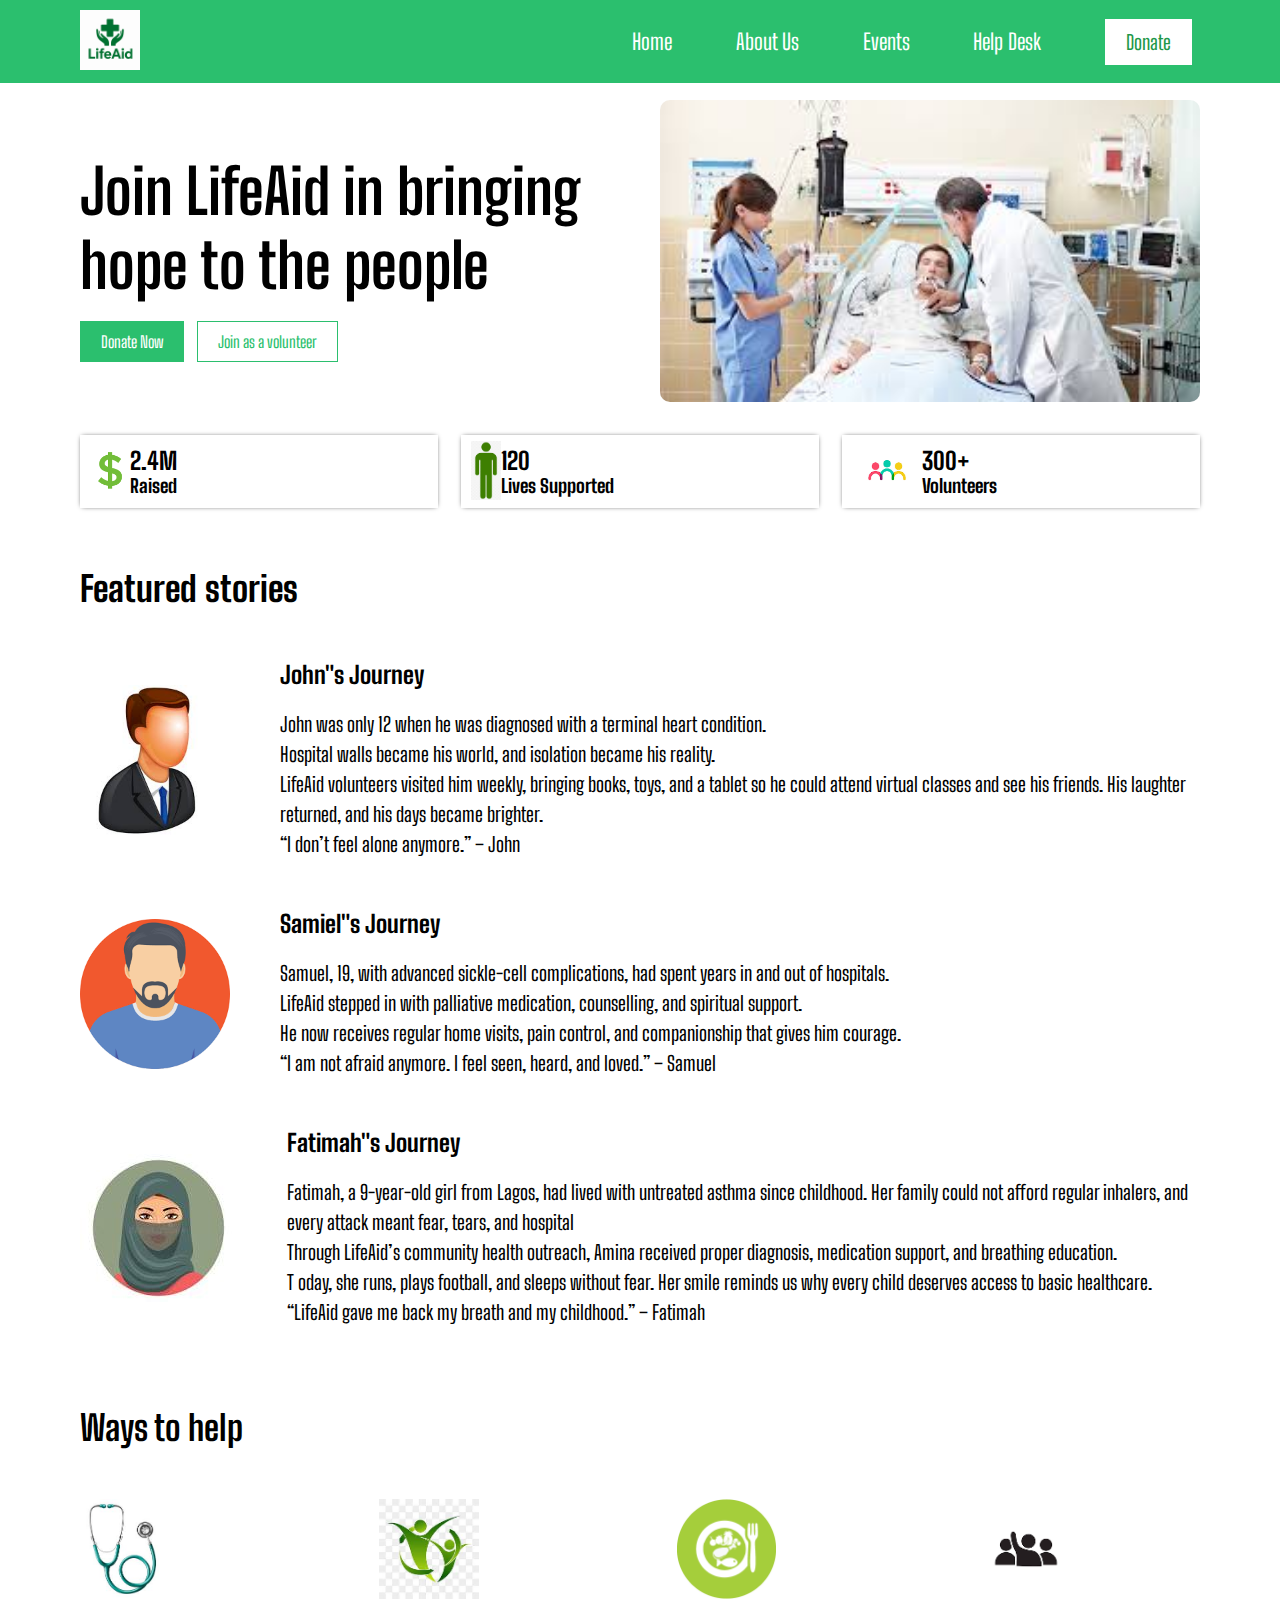
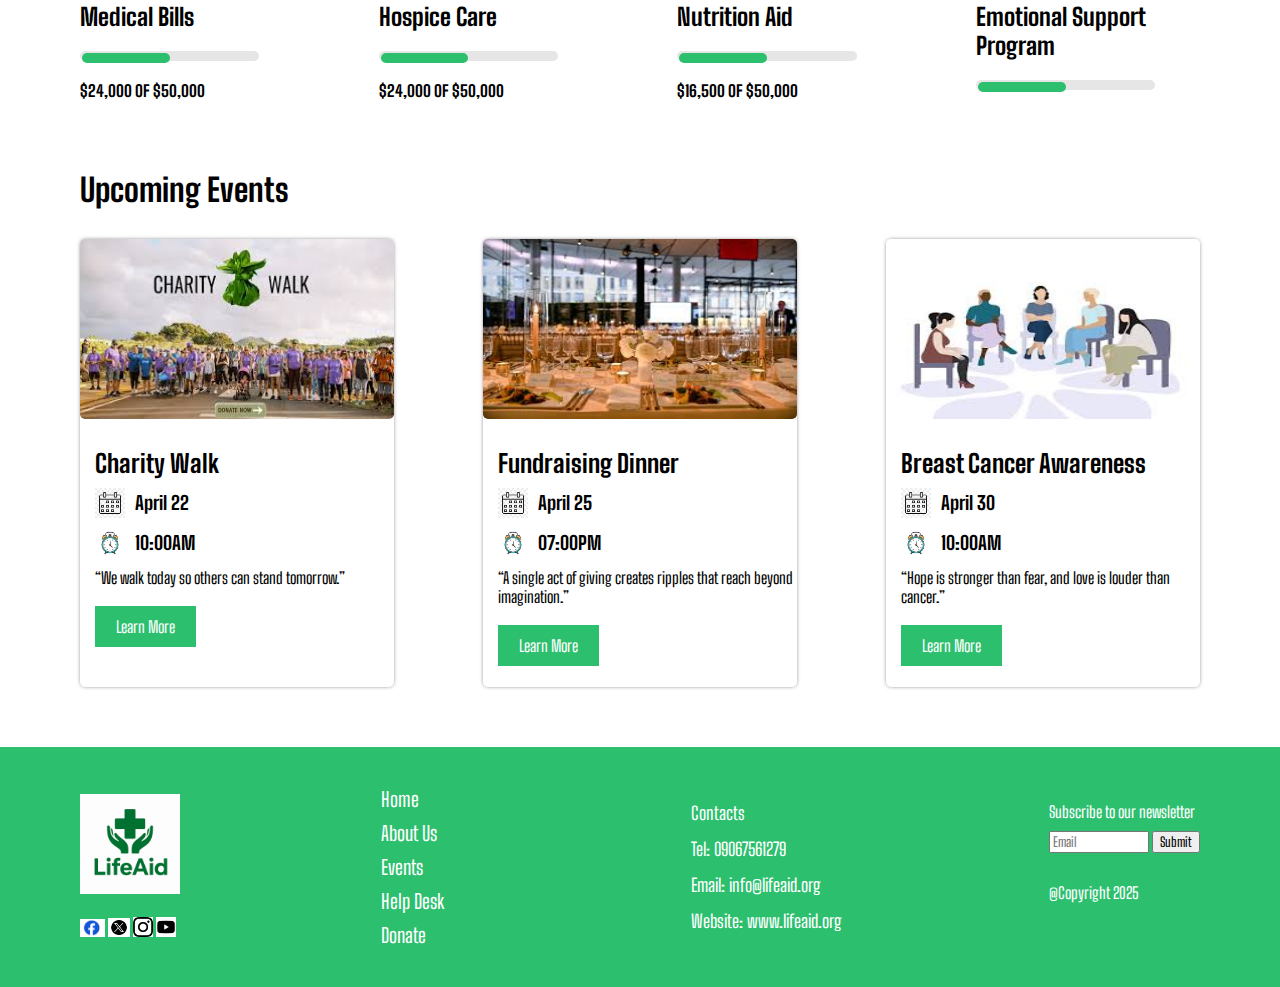
<file: index.html>
<!DOCTYPE html>
<html lang="en">
<head>
    <meta charset="UTF-8">
    <meta name="viewport" content="width=device-width, initial-scale=1.0">
    <link rel="stylesheet" href="style.css">
    <link rel="icon" type="image/png" sizes="32x32" href="../homepage/images/favicon-32x32.png">
    <title>LifeAid Website</title>
</head>
<body>
    <header >
        <div id="logo3">
        <img src="./images/LifeAid Healthcare Logo Design.png" alt="LifeAid Logo" width="60px" >
        </div>
        
        <nav id="navlink" class="navlink" >
            <a href="./index.html">Home</a>
            <a href="./about/index.html">About Us</a>
            <a href="./events/index.html">Events</a>
            <a href="./helpdesk/index.html">Help Desk</a>
            <a href="./donate/index.html" id="Sign">Donate</a>
        </nav>

        <div id="toggle" class="toggle">
            <img id="hamburger" class="hamburger" src="./images/hamburger.png" alt="hamburger" width="20px">
        </div>
    </header>

    <main>
        <section class="first">
            <div class="up">
                <div class="left">
                    <h1 id="join">Join LifeAid in bringing hope to the people</h1>
                    <div id="don">
                        
                        <a href="" class="donate">Donate Now</a>
                        <a href="" class="donate1">Join as a volunteer</a>
                          
                    </div>
                </div>

                <div class="right">
                    <img src="./images/illness.jpg" alt="image of an ill person" id="ill">
                </div>
            </div>

            <div class="bottom">
                <div class="box">
                    <div>
                        <img src="./images/dollar.png" alt="dollar icon" width="40px">
                       </div>
                    <div>
                        <h2> 2.4M</h2>
                        <h3>Raised</h3>
                    </div>
                </div>
                <div class="box">
                    <div><img src="./images/raised.png" alt="" width="30px"></div>
                    <div>
                        <h2>120</h2>
                        <h3>Lives Supported</h3>
                    </div>
                </div>
                <div class="box">
                    <div>
                        <img src="./images/volunteer.png" alt="volunteer icon" width="70px">
                    </div>
                    <div>
                        <h2>300+</h2>
                        <h3>Volunteers</h3></div>
                </div>
            </div>
        </section>
        <section class="second">
            <h1 id="featured">Featured stories</h1>
            <div>
            <div class="john">
                <img src="./images/john11.jpg" alt="john icon" width="150px">
                <div>
                   <h2> John"s Journey</h2>
                   <p class="story">
                    John was only 12 when he was diagnosed with a terminal heart condition. <br>
                    Hospital walls became his world, and isolation became his reality.
                   <br>
                    LifeAid volunteers visited him weekly, bringing books, toys, and a tablet so he could attend virtual classes and see his friends.
                    His laughter returned, and his days became brighter.
                    <br>
                    “I don’t feel alone anymore.” – John
                   </p>
                </div>

            </div>

            <div class="john">
                <img src="./images/coo.png" alt=" samuel icon" width="150px">

                <div >
                    <h2> Samiel"s Journey</h2>
               <p class="story"> Samuel, 19, with advanced sickle-cell complications, had spent years in and out of hospitals. <br>
                LifeAid stepped in with palliative medication, counselling, and spiritual support.
                <br>
                He now receives regular home visits, pain control, and companionship that gives him courage.
                <br>
            “I am not afraid anymore. I feel seen, heard, and loved.” – Samuel</p>
                </div>
            </div>
           
            <div class="john">

            <img src="./images/fatimah.jpg" alt="fatimah">

            <div>
                <h2> Fatimah"s Journey</h2>

                <p class="story">Fatimah, a 9-year-old girl from Lagos, had lived with untreated asthma since childhood. Her family could not afford regular inhalers, and every attack meant fear, tears, and hospital  <br>
                Through LifeAid’s community health outreach, Amina received proper diagnosis, medication support, and breathing education.
                    <br>
T               oday, she runs, plays football, and sleeps without fear.
                Her smile reminds us why every child deserves access to basic healthcare.
                    <br>
                “LifeAid gave me back my breath and my childhood.” – Fatimah</p>
            </div>
            </div>

            </div>
        </section>
        <section class="third">
            <h1 id="ways">Ways to help</h1>
            <div class="box1">
            <div class="medical">
                <img src="./images/sthetoscope.jpg" alt="sthetoscope omage" class="help">
                <h2>Medical Bills</h2>
                <div class="white">
                    <div class="green"></div>
                </div>
                <h4>$24,000 OF $50,000</h4>
            </div>
            <div class="medical">
                <img src="./images/hospice.jpg" alt="hospice icon" class="help">
                <h2>Hospice Care</h2>
                <div class="white">
                    <div class="green"></div>
                </div>
                <h4>$24,000 OF $50,000</h4>
            </div>
            <div class="medical">
                <img src="./images/nutrition.png" alt="nutrition icon" class="help">
                <h2>Nutrition Aid</h2>
                <div class="white">
                    <div class="green"></div>
                </div>
                <h4>$16,500 OF $50,000</h4>
            </div>
            <div class="medical">
                <img src="./images/people1.png" alt="people icon" class="help">
                <h2>Emotional Support Program</h2>
                <div class="white">
                    <div class="green"></div>
                </div>
            </div>
        </div>
        </section>
        <section class="fourth">
            <h1>Upcoming Events</h1>
            <div class="events">
            <div class="event">
                <img src="./images/charity walk.jpg" alt="charity walk image" class="img1">
            <div class="down">
                <h2 class="charity">Charity Walk</h2>
                <div class="cal">
                    <img src="./images/cal1.png" alt="calculator icon"  width="30px">
                    <h3>April 22</h3>
                </div>
                <div class="clock">
                    <img src="./images/clock.jpg"alt="clock icon"  width="30px">
                    <h3>10:00AM</h3>
                </div>
                <p id="quote">“We walk today so others can stand tomorrow.” </p>
                <a href="./events/events.html" id="learn">Learn More</a>
            </div>
            </div>
            <div class="event">
                <img src="./images/dinner.jpg" alt="dinner image" class="img1">
            <div class="down">
                <h2 class="charity">Fundraising Dinner</h2>
                <div class="cal">
                    <img src="./images/cal1.png" alt="calculator icon"  width="30px">
                    <h3>April 25</h3>
                </div>
                <div class="clock">
                    <img src="./images/clock.jpg" alt="clock icon" width="30px">
                    <h3>07:00PM</h3>
                </div>
                <p id="quote"> “A single act of giving creates ripples that reach beyond imagination.”</p>
                <a href="./events/events.html" id="learn">Learn More</a>
            </div>
            </div>
            <div class="event">
                <img src="./images/therapy.jpg" alt="therapy image" class="img1">
                <div class="down">
                <h2 class="charity">Breast Cancer Awareness</h2>
                <div class="cal">
                    <img src="./images/cal1.png" alt="calculator icon" width="30px">
                    <h3>April 30</h3>
                </div>
                <div class="clock">
                    <img src="./images/clock.jpg" alt="clock icon" width="30px">
                    <h3>10:00AM</h3>
                </div>
                <p id="quote"> “Hope is stronger than fear, and love is louder than cancer.” </p>
                <a href="./events/events.html" id="learn">Learn More</a>
            </div>
            </div>
            </div>
        </div>
        </section>
    </main>
    <footer>
        <div>
        <div>
        <img src="./images/LifeAid Healthcare Logo Design.png" alt="LifeAid Logo" width="100px">
        </div>

         <div style="margin-top: 20px;">
            <img src="./images/facebook.png" alt="facebook icon" width="25px">
            <img src="./images/twitter.png" alt="twitter icon" width="22px">
            <img src="./images/instagram.png" alt="instagram icon" width="20px">
            <img src="./images/youtube.png" alt="youtube icon" width="20px">
        </div>
        </div>

        <div class="links" >
            <a href="./index.html">Home</a>
            <a href="./about/index.html">About Us</a>
            <a href="./events/index.html">Events</a>
            <a href="./helpdesk/index.html">Help Desk</a>
            <a href="./donate/index.html">Donate</a>
        </div>

        <div class="contact">
            <ul>
                <li>Contacts</li>
                <li>Tel: 09067561279</li>
                <li>Email: info@lifeaid.org</li>
                <li>Website: www.lifeaid.org </li>
            </ul>
        </div>

    

        <div class="subscribe">
            <div>
            <p id="news">Subscribe to our newsletter</p>
        <form action="">
            <input type="email" id="email" placeholder="Email">
            <input type="submit">
        </form>
            </div>
                <p>@Copyright 2025 </p>
            <div>
                
            </div>
        </div>
    </footer>

    <script>
        const navlink = document.getElementById("navlink");
        const toggle = document.getElementById("toggle");

        const closeMenu = () => {
            navlink.classList.remove("open");
            toggle.setAttribute("aria-expanded", "false");
        };

        toggle.addEventListener("click", () => {
           const isOpen = navlink.classList.toggle("show");
           toggle.setAttribute("aria-expanded", String(isOpen));
        });

        navlink.querySelectorAll("a").forEach(link => {
            link.addEventListener("click", closeMenu);
        });
    </script>
</body>
</html>
</file>
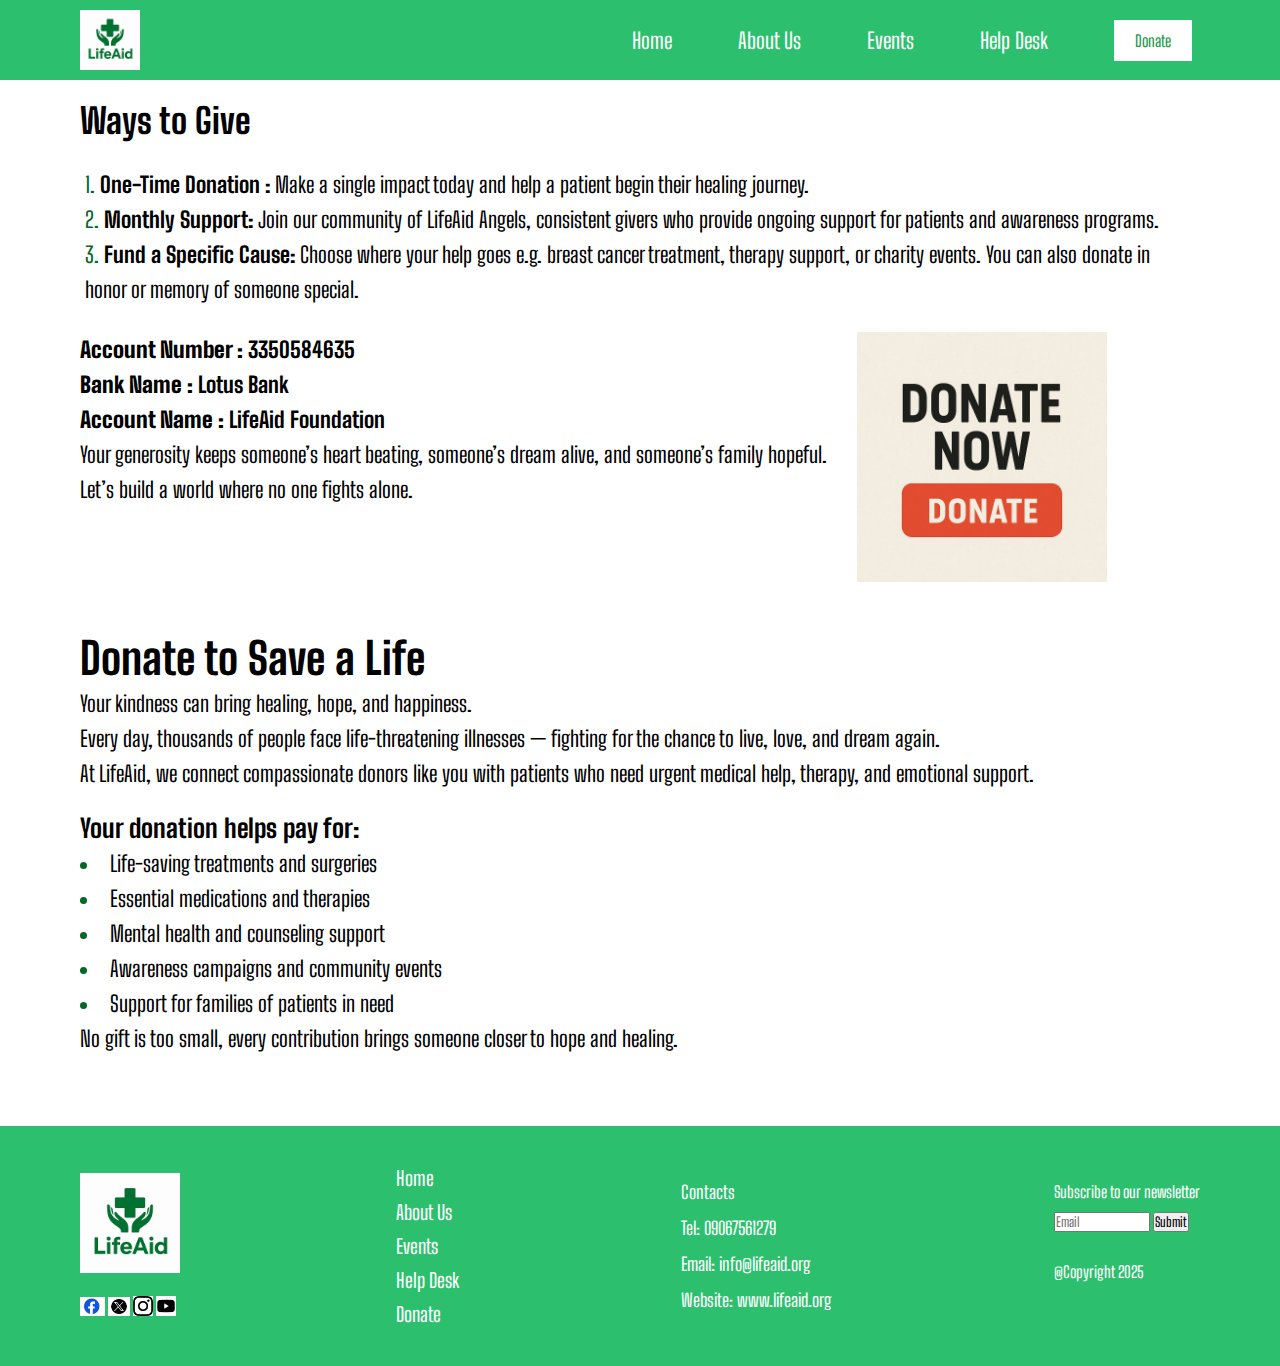
<file: donate/index.html>
<!DOCTYPE html>
<html lang="en">
<head>
    <meta charset="UTF-8">
    <meta name="viewport" content="width=device-width, initial-scale=1.0">
    <link rel="stylesheet" href="./donate.css">
    <link rel="icon" type="image/png" sizes="32x32" href="../images/favicon-32x32.png">
    <title>Donate</title>
</head>
<body>
    <header>
        <img src="../images/LifeAid Healthcare Logo Design.png" alt="LifeAid Logo" width="60px">
        <nav id="navlink" class="navlink">
            <a href="../index.html">Home</a>
            <a href="../about/index.html">About Us</a>
            <a href="../events/index.html">Events</a>
            <a href="../helpdesk/index.html">Help Desk</a>
           <a href="./index.html" id="Sign">Donate</a>
          
        </nav>

        <div id="toggle" class="toggle">
            <img id="hamburger" class="hamburger" src="../images/hamburger.png" alt="hamburger" width="20px">
        </div>
    </header>    
    <main>
        
   
     <section class="second">
        <div id="donate">
        <h1>Donate to Save a Life</h1>
        <p>Your kindness can bring healing, hope, and happiness. <br>
        Every day, thousands of people face life-threatening illnesses — fighting for the chance to live, love, and dream again. <br>
        At LifeAid, we connect compassionate donors like you with patients who need urgent medical help, therapy, and emotional support.</p>
        
            </div>

        <div id="your">
        <h3>Your donation helps pay for:</h3>
            <ul>
        <li> Life-saving treatments and surgeries</li>
        <li> Essential medications and therapies</li>
        <li> Mental health and counseling support</li>
        <li> Awareness campaigns and community events</li>
        <li>Support for families of patients in need</li>
                </ul>
        <p>No gift is too small, every contribution brings someone closer to hope and healing.</p>

       
        </div>
    </section>

    <section class="first">
    <div class="ways">
    <h1> Ways to Give</h1>
    
    <ol>
        <li> <b>One-Time Donation : </b>
        Make a single impact today and help a patient begin their healing journey.</li>
        <li><b>Monthly Support:</b>
        Join our community of LifeAid Angels, consistent givers who provide ongoing support for patients and awareness programs.</li> 
        <li> <b>Fund a Specific Cause:</b>
        Choose where your help goes e.g. breast cancer treatment, therapy support, or charity events.
        You can also donate in honor or memory of someone special.</li> 
    </ol>
    </div>

    <div class="account">
        <div>
    <h4><b>Account Number :</b> 3350584635</h4>
    <h4><b>Bank Name :</b> Lotus Bank</h4>
    <h4><b>Account Name :</b> LifeAid Foundation</h4>
   
     
    <p>Your generosity keeps someone’s heart beating, someone’s dream alive, and someone’s family hopeful.</p>

    <p>Let’s build a world where no one fights alone.</p>
            </div>
            <div>
     <img src="../images/ChatGPT Image Nov 6, 2025, 12_34_07 PM.png" alt="donate icon" width="250px">
     </div>
     </div>
    
</section>
    </main>

     <footer>
        <div>
        <div>
        <img src="../images/LifeAid Healthcare Logo Design.png" alt="LifeAid Logo" width="100px">
        </div>

         <div style="margin-top: 20px;">
            <img src="../images/facebook.png" alt="facebook icon" width="25px">
            <img src="../images/twitter.png" alt="twitter icon" width="22px">
            <img src="../images/instagram.png" alt="instagram icon" width="20px">
            <img src="../images/youtube.png" alt="youtube icon" width="20px">
        </div>
        </div>

        <div class="links" >
            <a href="./index.html">Home</a>
            <a href="../about/index.html">About Us</a>
            <a href="../events/index.html">Events</a>
            <a href="../helpdesk/index.html">Help Desk</a>
            <a href="./index.html">Donate</a>
        </div>

        <div class="contact">
            <ul id="ul1">
                <li>Contacts</li>
                <li>Tel: 09067561279</li>
                <li>Email: info@lifeaid.org</li>
                <li>Website: www.lifeaid.org </li>
            </ul>
        </div>

    

        <div class="subscribe">
            <div>
            <p id="news">Subscribe to our newsletter</p>
        <form action="">
            <input type="email" id="email" placeholder="Email">
            <input type="submit">
        </form>
            </div>
                <p>@Copyright 2025 </p>
            <div>
                
            </div>
        </div>
    </footer>

    <script>
        const navlink = document.getElementById("navlink");
        const toggle = document.getElementById("toggle");

        const closeMenu = () => {
            navlink.classList.remove("open");
            toggle.setAttribute("aria-expanded", "false");
        };

        toggle.addEventListener("click", () => {
           const isOpen = navlink.classList.toggle("show");
           toggle.setAttribute("aria-expanded", String(isOpen));
        });

        navlink.querySelectorAll("a").forEach(link => {
            link.addEventListener("click", closeMenu);
        });
    </script>
</body>
</html>
</file>
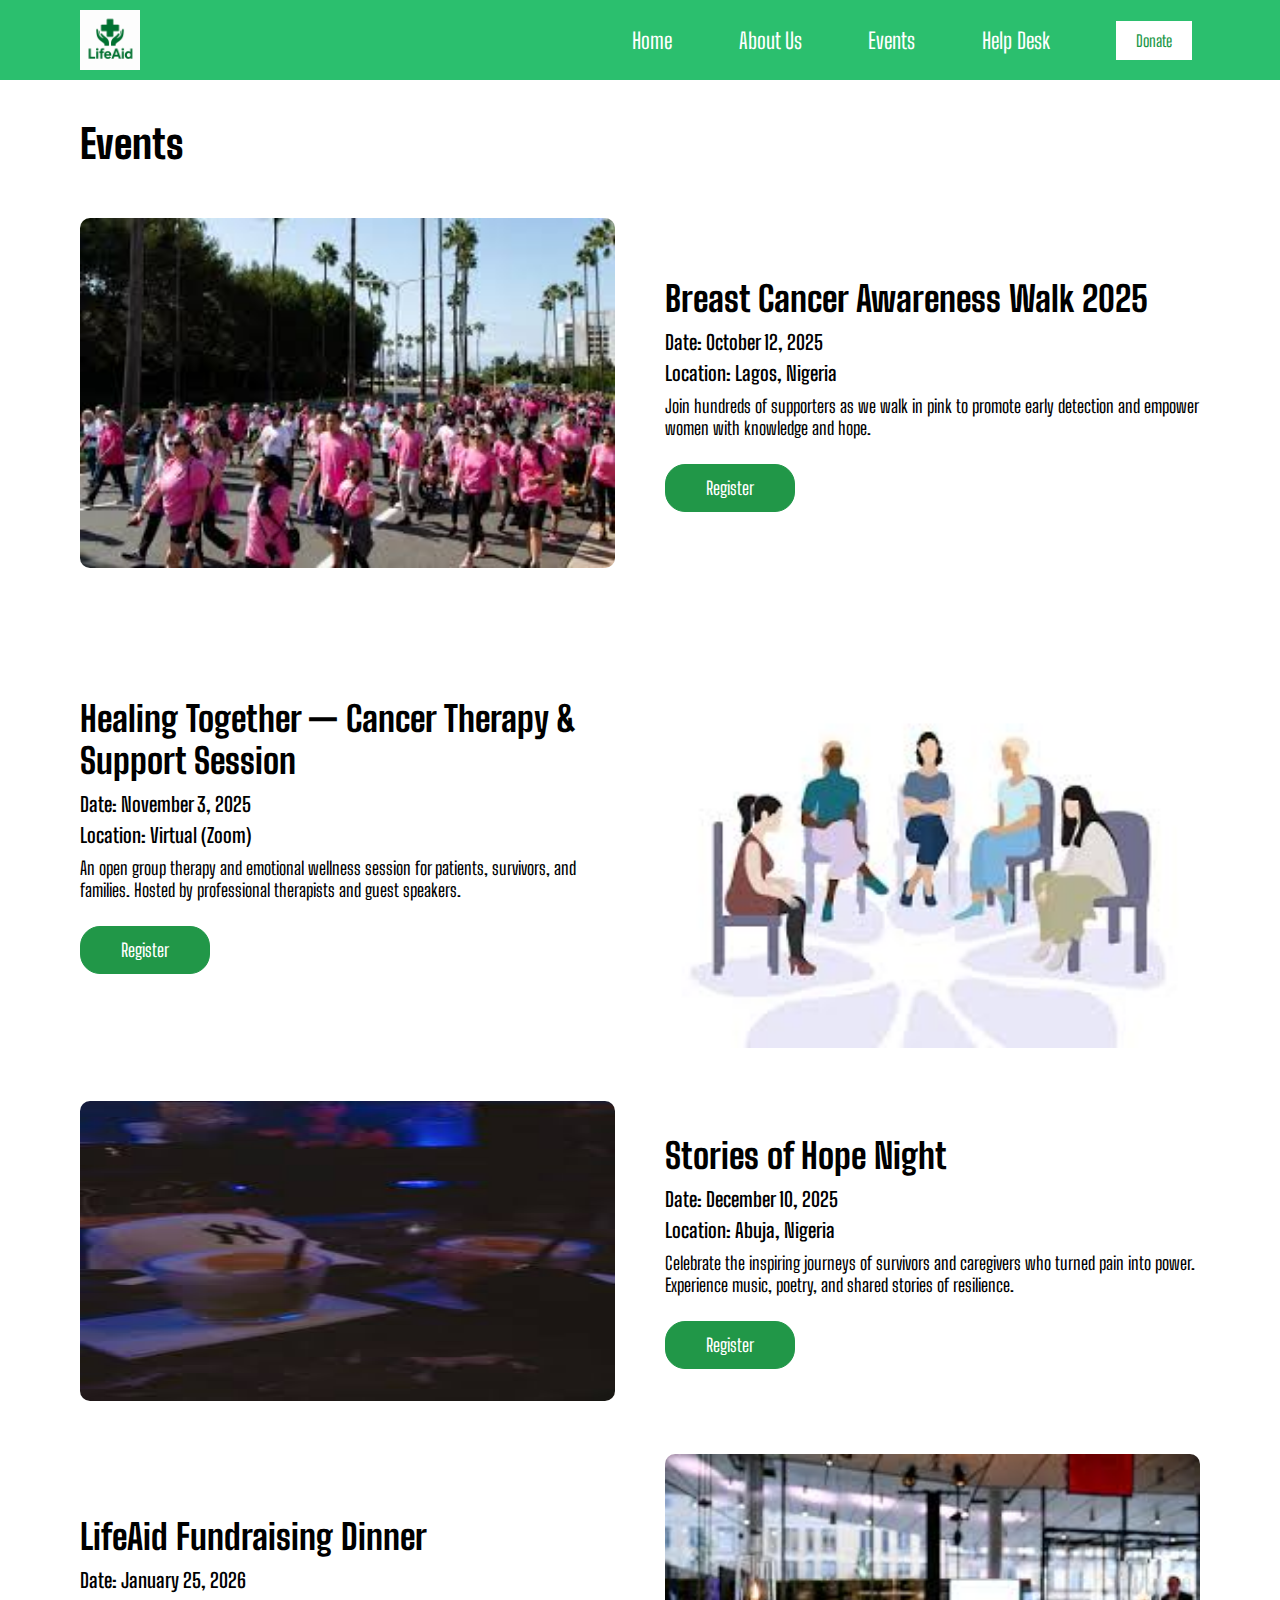
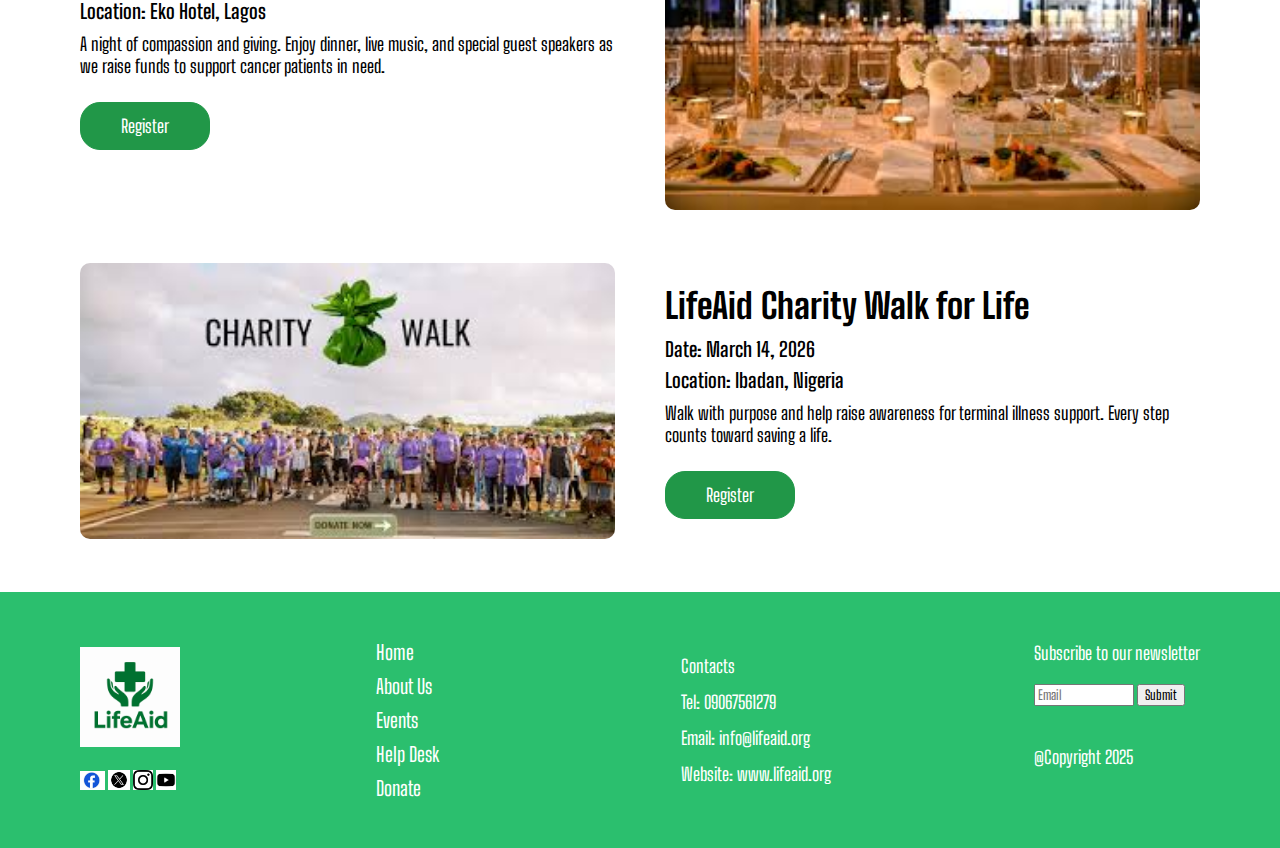
<file: events/index.html>
<!DOCTYPE html>
<html lang="en">
<head>
    <meta charset="UTF-8">
    <meta name="viewport" content="width=device-width, initial-scale=1.0">
    <link rel="stylesheet" href="./events.css">
    <link rel="icon" type="image/png" sizes="32x32" href="../images/favicon-32x32.png">
    <title>Events</title>
</head>
<body>
    <header>
        <img src="../images/LifeAid Healthcare Logo Design.png" alt="LifeAid Logo" width="60px">
        <nav id="navlink" class="navlink">
            <a href="../index.html">Home</a>
            <a href="../about/index.html">About Us</a>
            <a href="./index.html">Events</a>
            <a href="../helpdesk/index.html">Help Desk</a>
            <a href="../donate/index.html" id="Sign">Donate</a>
       
        </nav>

        <div id="toggle" class="toggle">
            <img id="hamburger" class="hamburger" src="../images/hamburger.png" alt="hamburger" width="20px">
        </div>
    </header>

    <main>
       <div class="event">
        <h1 id="event">Events</h1>
       </div> 
   
    <section class="first">
       <div class="left">
        <img src="../images/breast cancer walk.jpg" alt="breast cancer walk image" id="breast" class="mobile">
       </div> 

        <div class="right">
            <h1>Breast Cancer Awareness Walk 2025</h1>
            <h2>Date: October 12, 2025</h2>
            <h3>Location: Lagos, Nigeria</h3>
            <p>Join hundreds of supporters as we walk in pink to promote early detection and empower women with knowledge and hope.</p>
            <button class="reg">Register</button> 
        </div>
    </section>

    <section class="second">
        <div class="left1">
            <img src="../images/therapy.jpg" alt="therapy image" class="two" class="mobile">
        </div>
        <div class="right1">
            <h1>Healing Together — Cancer Therapy & Support Session</h1>
            <h2>Date: November 3, 2025</h2>
            <h3>Location: Virtual (Zoom)</h3>
            <p>An open group therapy and emotional wellness session for patients, survivors, and families. Hosted by professional therapists and guest speakers.</p>
            <button class="reg">Register</button> 
        </div>
    </section>

    <section class="third">
     <div class="left">
        <img src="../images/NIGHT.jpg" alt="night image" id="night" class="mobile">
     </div>   
    <div class="right">
    <h1>Stories of Hope Night</h1>
    <h2>Date: December 10, 2025</h2>
    <h3>Location: Abuja, Nigeria</h3>
    <p>Celebrate the inspiring journeys of survivors and caregivers who turned pain into power. Experience music, poetry, and shared stories of resilience.</p>
      <button class="reg">Register</button> 
    </div>
    </section>

    <section class="fourth">
       <div class="left1">
        <img src="../images/dinner.jpg" alt="dinner image" class="two" class="mobile">
       </div> 
    <div class="right1">
        <h1>LifeAid Fundraising Dinner</h1>
        <h2>Date: January 25, 2026</h2>
        <h3>Location: Eko Hotel, Lagos</h3>
        <p>A night of compassion and giving. Enjoy dinner, live music, and special guest speakers as we raise funds to support cancer patients in need.</p>
          <button class="reg">Register</button> 
        </div>

    </section>

    <section class="fifth">
        <div class="left"> 
            <img src="../images/charity walk.jpg" alt="walk image" id="walk" class="mobile">
        </div>

        <div class="right">
            <h1>LifeAid Charity Walk for Life</h1>
             <h2>Date: March 14, 2026</h2>
            <h3>Location: Ibadan, Nigeria</h3>
            <p>Walk with purpose and help raise awareness for terminal illness support. Every step counts toward saving a life.</p>
            <button class="reg">Register</button>
        </div>
  
</section>
    </main>

     <footer>
        <div>
        <div>
        <img src="../images/LifeAid Healthcare Logo Design.png" alt="LifeAid Logo" width="100px">
        </div>

         <div style="margin-top: 20px;">
            <img src="../images/facebook.png" alt="facebook icon" width="25px">
            <img src="../images/twitter.png" alt="twitter icon" width="22px">
            <img src="../images/instagram.png" alt="instagram icon" width="20px">
            <img src="../images/youtube.png" alt="youtube icon" width="20px">
        </div>
        </div>

        <div class="links" >
            <a href="./index.html">Home</a>
            <a href="../about/index.html">About Us</a>
            <a href="./index.html">Events</a>
            <a href="../helpdesk/index.html">Help Desk</a>
            <a href="../donate/index.html">Donate</a>
        </div>

        <div class="contact">
            <ul>
                <li>Contacts</li>
                <li>Tel: 09067561279</li>
                <li>Email: info@lifeaid.org</li>
                <li>Website: www.lifeaid.org </li>
            </ul>
        </div>

    

        <div class="subscribe">
            <div>
            <p id="news">Subscribe to our newsletter</p>
        <form action="">
            <input type="email" id="email" placeholder="Email">
            <input type="submit">
        </form>
            </div>
                <p>@Copyright 2025 </p>
            <div>
                
            </div>
        </div>
    </footer>

    <script>
        const navlink = document.getElementById("navlink");
        const toggle = document.getElementById("toggle");

        const closeMenu = () => {
            navlink.classList.remove("open");
            toggle.setAttribute("aria-expanded", "false");
        };

        toggle.addEventListener("click", () => {
           const isOpen = navlink.classList.toggle("show");
           toggle.setAttribute("aria-expanded", String(isOpen));
        });

        navlink.querySelectorAll("a").forEach(link => {
            link.addEventListener("click", closeMenu);
        });
    </script>
</body>
</html>
</file>
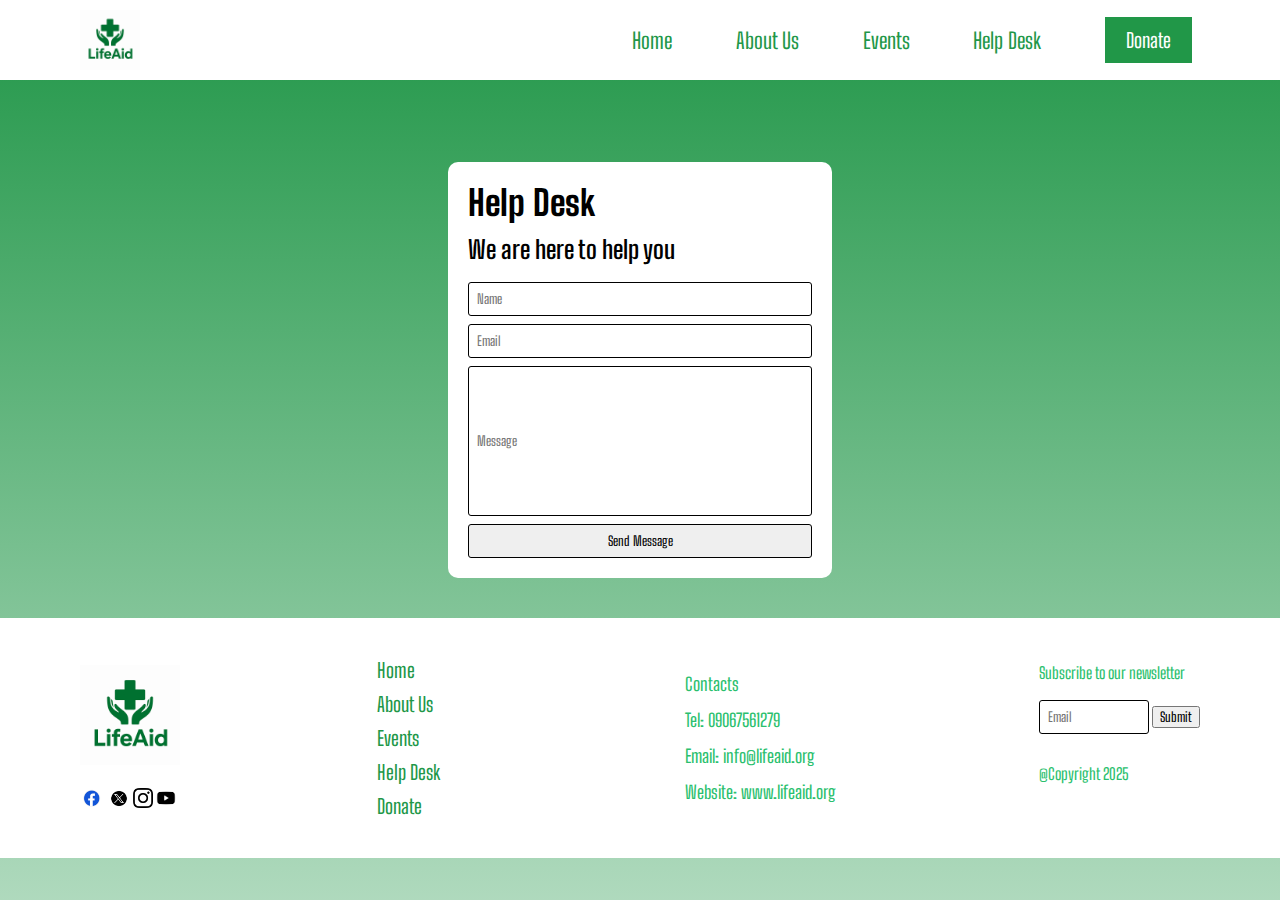
<file: helpdesk/index.html>
<!DOCTYPE html>
<html lang="en">
<head>
    <meta charset="UTF-8">
    <meta name="viewport" content="width=device-width, initial-scale=1.0">
    <link rel="stylesheet" href="helpdesk.css">
    <link rel="icon" type="image/png" sizes="32x32" href="../images/favicon-32x32.png">
    <title>Help Desk</title>
</head>
<body>
    <header>
        <img src="../images/LifeAid Healthcare Logo Design.png" alt="Life Aid Logo" width="60px">
        <nav id="navlink" class="navlink">
            <a href="../index.html">Home</a>
            <a href="../about/index.html">About Us</a>
            <a href="../events/index.html">Events</a>
            <a href="../helpdesk/index.html">Help Desk</a>
             <a href="../donate/index.html" id="Sign">Donate</a>
        
        </nav>

        <div id="toggle" class="toggle">
            <img id="hamburger" class="hamburger" src="../images/hamburger.png" alt="hamburger" width="20px">
        </div>
    </header>

    <main>
    <div>
        <h1>Help Desk</h1>

        <h2> We are here to help you</h2>

        <form action="" class="form">
            <input type="text" id="name" placeholder="Name">
            <input type="email" id="email" placeholder="Email">
            <input type="text" id="Message" placeholder="Message">
           <button id="send"> Send Message</button>
        </form>
    </div>
    </main>

     <footer>
        <div>
        <div>
        <img src="../images/LifeAid Healthcare Logo Design.png" alt="LifeAid Logo" width="100px">
        </div>

         <div style="margin-top: 20px;">
            <img src="../images/facebook.png" alt="facebook icon" width="25px">
            <img src="../images/twitter.png" alt="twitter icon" width="22px">
            <img src="../images/instagram.png" alt="instagram icon" width="20px">
            <img src="../images/youtube.png" alt="youtube icon" width="20px">
        </div>
        </div>

        <div class="links" >
            <a href="./index.html">Home</a>
            <a href="../about/index.html">About Us</a>
            <a href="../events/index.html">Events</a>
            <a href="./index.html">Help Desk</a>
            <a href="../donate/index.html">Donate</a>
        </div>

        <div class="contact">
            <ul>
                <li>Contacts</li>
                <li>Tel: 09067561279</li>
                <li>Email: info@lifeaid.org</li>
                <li>Website: www.lifeaid.org </li>
            </ul>
        </div>

    

        <div class="subscribe">
            <div>
            <p id="news">Subscribe to our newsletter</p>
        <form action="">
            <input type="email" id="email" placeholder="Email">
            <input type="submit">
        </form>
            </div>
                <p>@Copyright 2025 </p>
            <div>
                
            </div>
        </div>
    </footer>

    <script>
        const navlink = document.getElementById("navlink");
        const toggle = document.getElementById("toggle");

        const closeMenu = () => {
            navlink.classList.remove("open");
            toggle.setAttribute("aria-expanded", "false");
        };

        toggle.addEventListener("click", () => {
           const isOpen = navlink.classList.toggle("show");
           toggle.setAttribute("aria-expanded", String(isOpen));
        });

        navlink.querySelectorAll("a").forEach(link => {
            link.addEventListener("click", closeMenu);
        });
    </script>
</body>
</html>
</file>
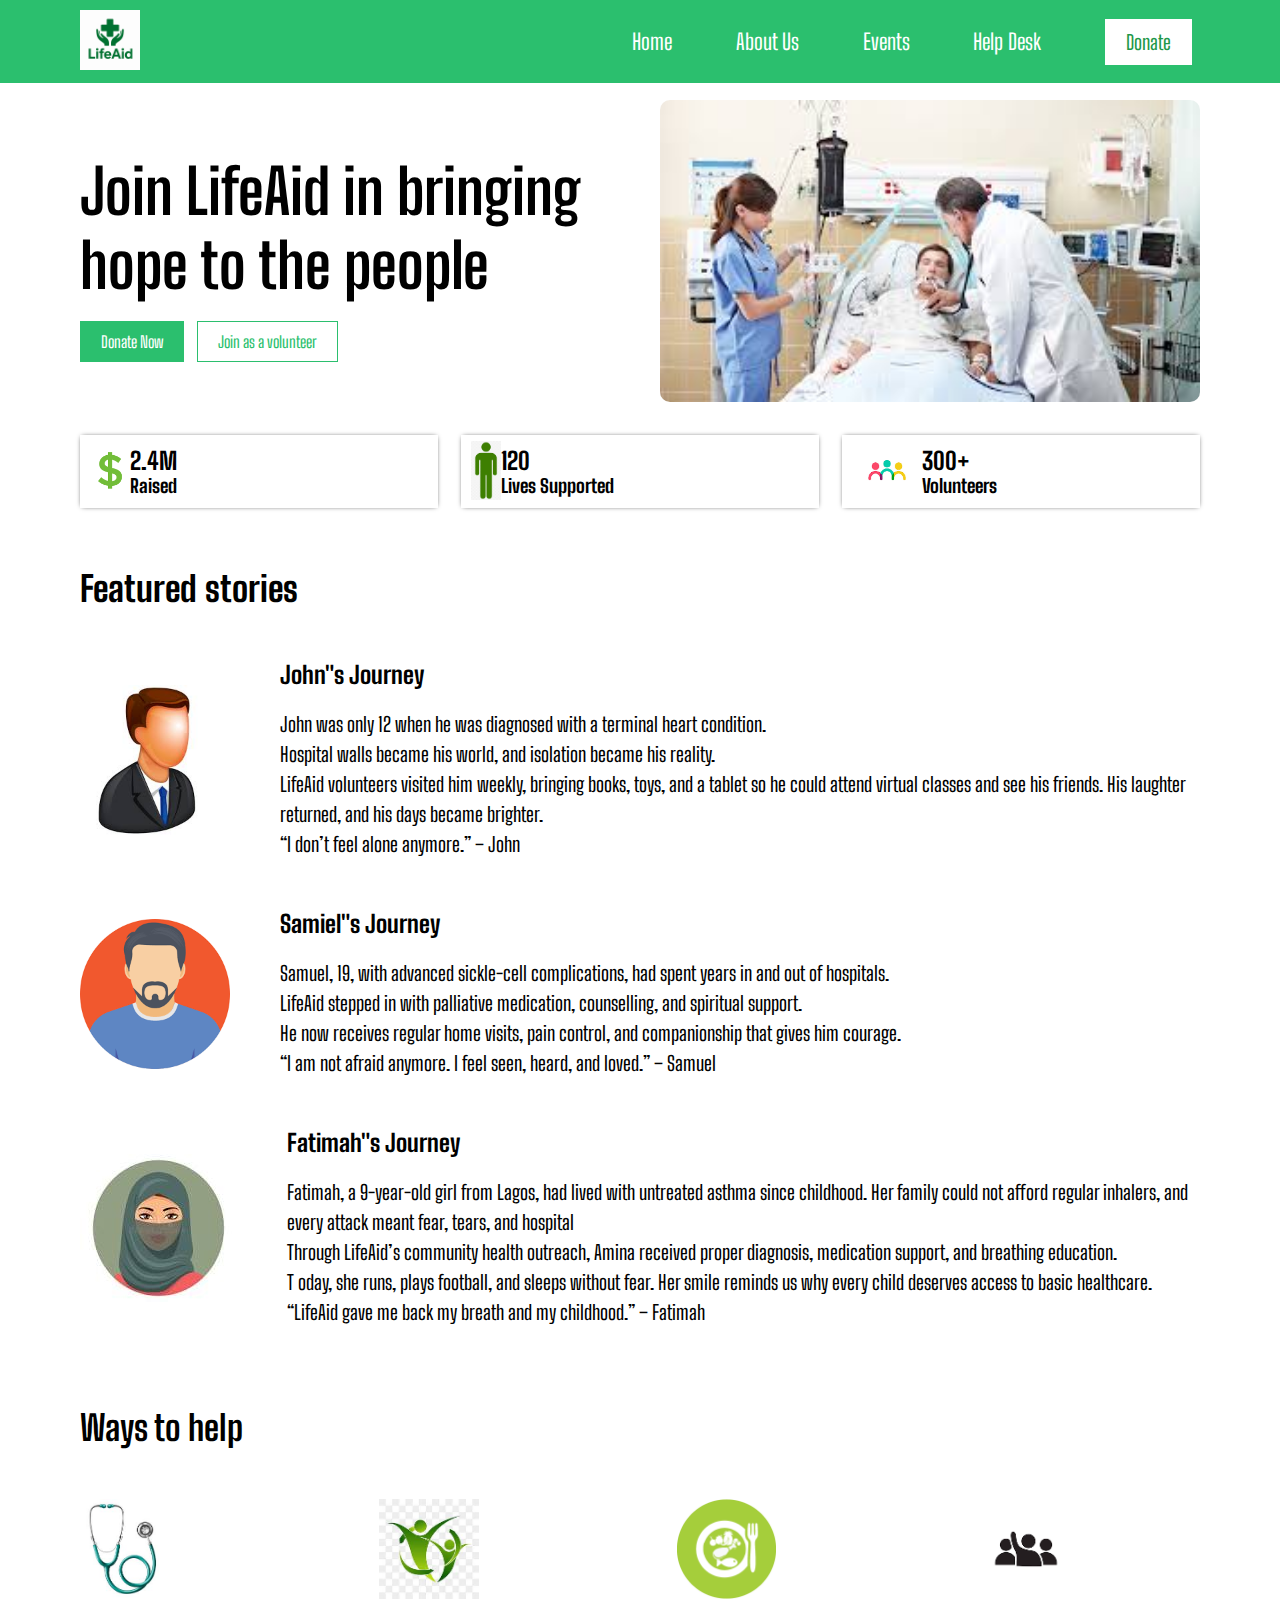
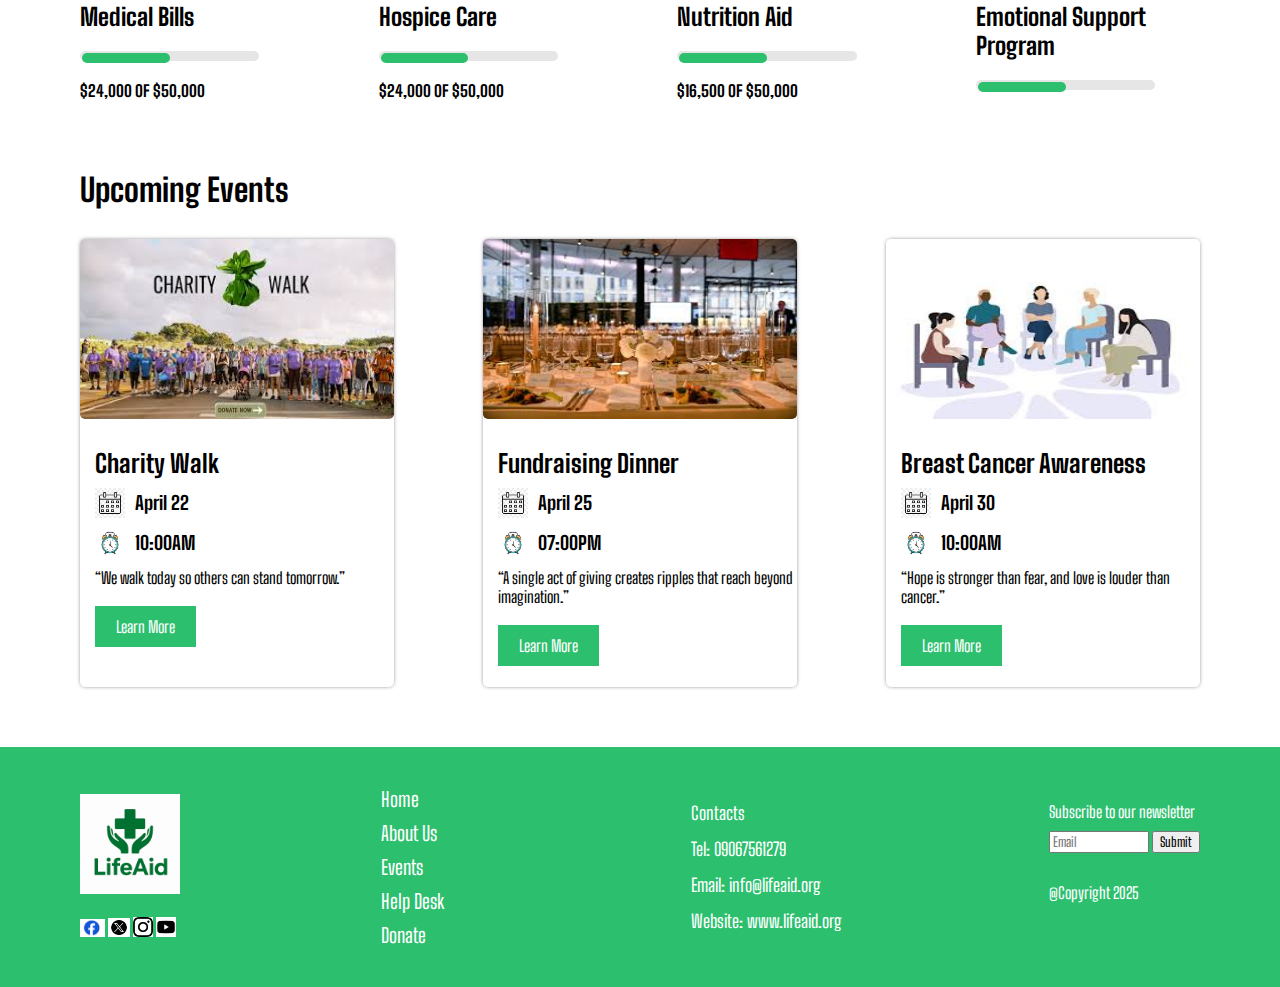
<file: homepage/index.html>
<!DOCTYPE html>
<html lang="en">
<head>
    <meta charset="UTF-8">
    <meta name="viewport" content="width=device-width, initial-scale=1.0">
    <link rel="stylesheet" href="style.css">
    <link rel="icon" type="image/png" sizes="32x32" href="../homepage/images/favicon-32x32.png">
    <title>LifeAid Website</title>
</head>
<body>
    <header >
        <div id="logo3">
        <img src="./images/LifeAid Healthcare Logo Design.png" alt="LifeAid Logo" width="60px" >
        </div>
        
        <nav id="navlink" class="navlink" >
            <a href="./index.html">Home</a>
            <a href="./about/index.html">About Us</a>
            <a href="./events/index.html">Events</a>
            <a href="./helpdesk/index.html">Help Desk</a>
            <a href="./donate/index.html" id="Sign">Donate</a>
        </nav>

        <div id="toggle" class="toggle">
            <img id="hamburger" class="hamburger" src="./images/hamburger.png" alt="hamburger" width="20px">
        </div>
    </header>

    <main>
        <section class="first">
            <div class="up">
                <div class="left">
                    <h1 id="join">Join LifeAid in bringing hope to the people</h1>
                    <div class="don">
                        <a href="" class="donate">Donate Now</a>
                        <a href="" class="donate1">Join as a volunteer</a>
                            
                    </div>
                </div>

                <div class="right">
                    <img src="./images/illness.jpg" alt="image of an ill person" id="ill">
                </div>
            </div>

            <div class="bottom">
                <div class="box">
                    <div>
                        <img src="./images/dollar.png" alt="dollar icon" width="40px">
                       </div>
                    <div>
                        <h2> 2.4M</h2>
                        <h3>Raised</h3>
                    </div>
                </div>
                <div class="box">
                    <div><img src="./images/raised.png" alt="" width="30px"></div>
                    <div>
                        <h2>120</h2>
                        <h3>Lives Supported</h3>
                    </div>
                </div>
                <div class="box">
                    <div>
                        <img src="./images/volunteer.png" alt="volunteer icon" width="70px">
                    </div>
                    <div>
                        <h2>300+</h2>
                        <h3>Volunteers</h3></div>
                </div>
            </div>
        </section>
        <section class="second">
            <h1 id="featured">Featured stories</h1>
            <div>
            <div class="john">
                <img src="./images/john11.jpg" alt="john icon" width="150px">
                <div>
                   <h2> John"s Journey</h2>
                   <p class="story">
                    John was only 12 when he was diagnosed with a terminal heart condition. <br>
                    Hospital walls became his world, and isolation became his reality.
                   <br>
                    LifeAid volunteers visited him weekly, bringing books, toys, and a tablet so he could attend virtual classes and see his friends.
                    His laughter returned, and his days became brighter.
                    <br>
                    “I don’t feel alone anymore.” – John
                   </p>
                </div>

            </div>

            <div class="john">
                <img src="./images/coo.png" alt=" samuel icon" width="150px">

                <div >
                    <h2> Samiel"s Journey</h2>
               <p class="story"> Samuel, 19, with advanced sickle-cell complications, had spent years in and out of hospitals. <br>
                LifeAid stepped in with palliative medication, counselling, and spiritual support.
                <br>
                He now receives regular home visits, pain control, and companionship that gives him courage.
                <br>
            “I am not afraid anymore. I feel seen, heard, and loved.” – Samuel</p>
                </div>
            </div>
           
            <div class="john">

            <img src="./images/fatimah.jpg" alt="fatimah">

            <div>
                <h2> Fatimah"s Journey</h2>

                <p class="story">Fatimah, a 9-year-old girl from Lagos, had lived with untreated asthma since childhood. Her family could not afford regular inhalers, and every attack meant fear, tears, and hospital  <br>
                Through LifeAid’s community health outreach, Amina received proper diagnosis, medication support, and breathing education.
                    <br>
T               oday, she runs, plays football, and sleeps without fear.
                Her smile reminds us why every child deserves access to basic healthcare.
                    <br>
                “LifeAid gave me back my breath and my childhood.” – Fatimah</p>
            </div>
            </div>

            </div>
        </section>
        <section class="third">
            <h1 id="ways">Ways to help</h1>
            <div class="box1">
            <div class="medical">
                <img src="./images/sthetoscope.jpg" alt="sthetoscope omage" class="help">
                <h2>Medical Bills</h2>
                <div class="white">
                    <div class="green"></div>
                </div>
                <h4>$24,000 OF $50,000</h4>
            </div>
            <div class="medical">
                <img src="./images/hospice.jpg" alt="hospice icon" class="help">
                <h2>Hospice Care</h2>
                <div class="white">
                    <div class="green"></div>
                </div>
                <h4>$24,000 OF $50,000</h4>
            </div>
            <div class="medical">
                <img src="./images/nutrition.png" alt="nutrition icon" class="help">
                <h2>Nutrition Aid</h2>
                <div class="white">
                    <div class="green"></div>
                </div>
                <h4>$16,500 OF $50,000</h4>
            </div>
            <div class="medical">
                <img src="./images/people1.png" alt="people icon" class="help">
                <h2>Emotional Support Program</h2>
                <div class="white">
                    <div class="green"></div>
                </div>
            </div>
        </div>
        </section>
        <section class="fourth">
            <h1>Upcoming Events</h1>
            <div class="events">
            <div class="event">
                <img src="./images/charity walk.jpg" alt="charity walk image" class="img1">
            <div class="down">
                <h2 class="charity">Charity Walk</h2>
                <div class="cal">
                    <img src="./images/cal1.png" alt="calculator icon"  width="30px">
                    <h3>April 22</h3>
                </div>
                <div class="clock">
                    <img src="./images/clock.jpg"alt="clock icon"  width="30px">
                    <h3>10:00AM</h3>
                </div>
                <p id="quote">“We walk today so others can stand tomorrow.” </p>
                <a href="./events/events.html" id="learn">Learn More</a>
            </div>
            </div>
            <div class="event">
                <img src="./images/dinner.jpg" alt="dinner image" class="img1">
            <div class="down">
                <h2 class="charity">Fundraising Dinner</h2>
                <div class="cal">
                    <img src="./images/cal1.png" alt="calculator icon"  width="30px">
                    <h3>April 25</h3>
                </div>
                <div class="clock">
                    <img src="./images/clock.jpg" alt="clock icon" width="30px">
                    <h3>07:00PM</h3>
                </div>
                <p id="quote"> “A single act of giving creates ripples that reach beyond imagination.”</p>
                <a href="./events/events.html" id="learn">Learn More</a>
            </div>
            </div>
            <div class="event">
                <img src="./images/therapy.jpg" alt="therapy image" class="img1">
                <div class="down">
                <h2 class="charity">Breast Cancer Awareness</h2>
                <div class="cal">
                    <img src="./images/cal1.png" alt="calculator icon" width="30px">
                    <h3>April 30</h3>
                </div>
                <div class="clock">
                    <img src="./images/clock.jpg" alt="clock icon" width="30px">
                    <h3>10:00AM</h3>
                </div>
                <p id="quote"> “Hope is stronger than fear, and love is louder than cancer.” </p>
                <a href="./events/events.html" id="learn">Learn More</a>
            </div>
            </div>
            </div>
        </div>
        </section>
    </main>
    <footer>
        <div>
        <div>
        <img src="./images/LifeAid Healthcare Logo Design.png" alt="LifeAid Logo" width="100px">
        </div>

         <div style="margin-top: 20px;">
            <img src="./images/facebook.png" alt="facebook icon" width="25px">
            <img src="./images/twitter.png" alt="twitter icon" width="22px">
            <img src="./images/instagram.png" alt="instagram icon" width="20px">
            <img src="./images/youtube.png" alt="youtube icon" width="20px">
        </div>
        </div>

        <div class="links" >
            <a href="./index.html">Home</a>
            <a href="./about/index.html">About Us</a>
            <a href="./events/index.html">Events</a>
            <a href="./helpdesk/index.html">Help Desk</a>
            <a href="./donate/index.html">Donate</a>
        </div>

        <div class="contact">
            <ul>
                <li>Contacts</li>
                <li>Tel: 09067561279</li>
                <li>Email: info@lifeaid.org</li>
                <li>Website: www.lifeaid.org </li>
            </ul>
        </div>

    

        <div class="subscribe">
            <div>
            <p id="news">Subscribe to our newsletter</p>
        <form action="">
            <input type="email" id="email" placeholder="Email">
            <input type="submit">
        </form>
            </div>
                <p>@Copyright 2025 </p>
            <div>
                
            </div>
        </div>
    </footer>

    <script>
        const navlink = document.getElementById("navlink");
        const toggle = document.getElementById("toggle");

        const closeMenu = () => {
            navlink.classList.remove("open");
            toggle.setAttribute("aria-expanded", "false");
        };

        toggle.addEventListener("click", () => {
           const isOpen = navlink.classList.toggle("show");
           toggle.setAttribute("aria-expanded", String(isOpen));
        });

        navlink.querySelectorAll("a").forEach(link => {
            link.addEventListener("click", closeMenu);
        });
    </script>
</body>
</html>
</file>
<file: style.css>
@import url('https://fonts.googleapis.com/css2?family=Big+Shoulders:opsz,wght@10..72,100..900&display=swap');


* {
    margin: 0;
    padding: o;
    box-sizing: border-box;
    font-family: "Big Shoulders", sans-serif;
}

body {
    display: flex;
    flex-direction: column;
    align-items: center;
    justify-content: center;
    min-height: 100vh;
    width: 100%;
    position: relative;
    background-color: hsl(0, 0, 100%);
}

header {
    position: fixed;
    width: 100%;
    background-color: hsl(147, 63%, 46%);
    top: 0;
    display: flex;
    padding: 10px 80px;
    align-items: center;
    justify-content: space-between;
    z-index: 1;
}

nav {
    display: flex;
    width: 50%;
    justify-content: space-between;
    align-items: center;
    /* color: hsl(0, 0, 100%); */
    font-size: 22px;
    margin-left: 22em;
}

a {
    text-decoration: none;
    color: hsl(0, 0%, 100%);
    
}

#Sign {
    /* width: 100px; */
    padding: 10px 20px ;
    color: hsl(140, 64%, 36%);
    background-color: hsl(0, 0%, 100%);
    font-size: 20px;
    border: 1px solid hsl(0, 0%, 100%) ;
}

/* .toggle {
    display: none;
    width: 0%;
} */

.hamburger{ 
    display: none;
}

main {
    margin-top: 100px;
    width: 100%;
    background-color: hsl(0, 0%, 100%);
    display: flex;
    padding: 0px 80px;
    align-items: center;
    justify-content: center;
    flex-direction: column;
}

.first {
    display: flex;
    flex-direction: column;
    width: 100%;
}

.up {
    width: 100%;
    display: flex;
    justify-content: space-between;
    align-items: center;
}

.left {
    width: 50%;
    margin-right: 40px;
}


#join {
    font-size: 62px;
    font-weight: 600;
    margin-bottom: 30px;
}

.donate {
    border: 1px solid hsl(147, 63%, 46%);
    padding: 10px 20px;
    margin-right: 10px;
    background-color: hsl(147, 63%, 46%);
    color:  hsl(0, 0, 100%);
}
.donate1 {
    border: 1px solid hsl(147, 63%, 46%);
    padding: 10px 20px;
    margin-right: 10px;
    background-color: hsl(0, 0%, 100%);
    color:  hsl(147, 63%, 46%);
}

.donate:hover {
    background-color: white;
    color: hsl(147, 63%, 46%);
   
}
.donate1:hover {
    background-color: hsl(147, 63%, 46%);
    color: hsl(0, 0%, 100%);
}
.right {
    width: 50%;
}

#ill {
    width: 100%;
    border-radius: 10px;
}

.bottom {
    display: flex;
    width: 100%;
    margin-top: 30px;
    justify-content: space-between;
}

.box {
    display: flex;
    width: 32%;
    align-items: center;
    background-color:hsla(0, 0%, 100%);
    /* margin-right: 10px; */
    padding: 0 10px;
    box-shadow: 0 0 5px -2px hsl(0, 0%, 0%);
}

.second {
    display: flex;
    flex-direction: column;
    width: 100%;
    margin-top: 60px;
}

#featured {
    font-size: 35px;
}

.john {
    width: 100%;
    margin-top: 50px;
    display: flex;
    align-items: center;
    
}

.john img {
    margin-right: 50px;
} 

.story {
    line-height: 30px;
    font-size: 20px;
    font-weight: 400;
    margin-top: 20px;
}

.third {
    display: flex;
    flex-direction: column;
    margin: 60px 0 30px;
    width: 100%;
}

#ways {
    font-size: 35px;
    font-weight: 600;
    margin: 20px 0;
}

.box1 {
    display: flex;
    width: 100%;
    justify-content: space-between;
    margin-top: 30px;
}

.help {
    height: 100px;
}

.medical {
    width: 20%;
}

.white {
    border: 2px solid hsl(0, 0%, 90%);
    background-color: hsl(0, 0%, 90%);
    height: 10px;
    border-radius: 50px;
    width: 80%;
    position: relative;
    margin: 20px 0;
}

.green {
    background-color: hsl(147, 63%, 46%);
    width: 50%;
    position: absolute;
    height: 10px;
    border-radius: 50px;
    
}

.fourth {
    display: flex;
    width: 100%;
    flex-direction: column;
    margin: 30px 0;
}

.events {
    width: 100%;
    display: flex;
    justify-content: space-between;
    margin: 30px 0;
    
}

.event {
    width: 28%;
    border-radius: 5px;
    background-color: hsla(0, 0%, 100%);
    box-shadow: 0 0 5px -2px hsl(0, 0%, 0%);
    padding-bottom: 2em;
    
}
.img1 {
    width: 100%;
    border-radius: 5px;
    height: 180px;
    margin-bottom: 1em;
}
.down {
    padding-left: 15px;
}
.charity {
    margin: 10px 0;
    font-size: 25px;
}
.cal {
    display: flex;
    align-items: center;
    gap: 10px;
}

.clock {
    display: flex;
    margin: 10px 0;
    align-items: center;
    gap: 10px;
}

#quote {
    font-size: 16px;
    margin: 0px 0 30px;
}

#learn {
    border: 1px solid  hsl(147, 63%, 46%);
    padding: 10px 20px;
    background-color: hsl(147, 63%, 46%);
    color: hsl(0, 0%, 100%);
    margin: 20px 0;
}

footer {
    width: 100%;
    background-color: hsl(147, 63%, 46%);
    color: hsl(0, 0%, 100%);
    padding: 40px 80px;
    display: flex;
    justify-content: space-between;
    align-items: center;
}

.links {
    display: flex;
    flex-direction: column;
    font-size: 20px;
    gap: 10px;
}

ul li {
    list-style-type: none;
    padding: 7px;
    font-size: 18px;
}

.subscribe {
    display: flex;
    flex-direction: column;
    gap: 30px;
}

#news {
    padding-bottom: 10px;
}

@media screen and (min-width: 750px) and (max-width: 1000px) {
    header {
        margin-left: 0;
        padding: 20px 40px;
        display: flex;
        width: 100%;
    }

    nav {
        display: flex;
        width: 80%;
        justify-content: space-evenly;
        align-items: center;
        font-size: 20px;
        font-size: 20px;
        margin-left: 150px;
    }
      
    nav a{
        text-decoration: none;
        color: hsl(0, 0%, 100%);
        width: 100%;
    }

    main {
        padding: 20px 40px;
    }

    .first  img {
        height: 350px;
    }

    .events {
        display: flex;
        flex-wrap: wrap;
            width: 100%;
            justify-content: center;
            align-items: center;
            gap: 40px;
        }


    .event {
            width: 45%;
            /* margin-top: 3%; */
        }

        footer {
            padding: 50px 30px;
        }
    
}

@media screen and (max-width: 750px) {
    header {
       
        padding: 15px 50px;

       
       
    }

    .navlink {
        position: absolute;
        top: 70px;
        background-color: hsl(147, 63%, 46%);
        right: 0;
        display: flex;
        width: 200px;
        height: 300px;
        padding: 20px;
        border-radius: 10px;
        flex-direction: column;
        visibility: hidden;
        /* pointer-events: none; */
    }
    .navlink.show{
        visibility: visible;
        transform: translateY(-10px);
        transition: transform ease-in .3s, transform ease-out .3s;
        cursor: pointer;
    }
    .hamburger {
        display: block;
        cursor: pointer;
    }
    
    main {
        padding: 50px;
        
    }

    .up, .bottom {
        display: flex;
        flex-direction: column;
        width: 100%;
        gap: 20px;
        /* justify-content: flex-start;
        align-items: flex-start; */
    }

    #join {
        /* font-size: 35px; */
        margin-bottom: 20px;
    }


    .left, .right {
        padding: 0;
        margin: 0;
        width: 100%;
       
    }

    #ill {

        margin: 40px 0;
    }

    .box {
        width: 100%;
        padding: 20px ;
        gap: 20px;
    }

    .john {
        flex-direction: column;
        gap: 20px;
        align-items: flex-start;
    }

    .box1 {
        flex-wrap: wrap;
        gap: 10px;
    }

    .medical {
        width: 150px;
    }

    .events {
        flex-direction: column;
        gap: 30px;
    }
     .event {
        width: 100%;
    }


  footer {
        padding: 20px;
        width: 100%;
        display: flex;
        flex-wrap: wrap;
        
    }

    footer div {
        margin: 10px;}


}

@media screen and (max-width: 450px) {
       #don {
        display: flex;
        flex-direction: column;
        width: 100%;
        gap: 20px;
    }

    .box1 {
        gap: 40px;
        width: 100%;
    }

    .medical {
        width: 100%;
        justify-self: center;
        gap: 20px;
    }

   
}
</file>
<file: donate/donate.css>
@import url('https://fonts.googleapis.com/css2?family=Big+Shoulders:opsz,wght@10..72,100..900&display=swap');

* {
    margin: 0;
    padding: 0;
    box-sizing: border-box;
   font-family: "Big Shoulders", sans-serif;
}

body {
    display: flex;
    flex-direction: column;
    align-items: center;
    justify-content: center;
    min-height: 100vh;
    width: 100%;
    position: relative;
    background-color: hsl(0, 0, 100%);
}

header {
    position: fixed;
    width: 100%;
    background-color: hsl(147, 63%, 46%);
    top: 0;
    display: flex;
    padding: 10px 80px;
    align-items: center;
    justify-content: space-between;
}

nav {
    display: flex;
    width: 50%;
    justify-content: space-between;
    align-items: center;
    color: hsl(0, 0, 100%);
    font-size:22px;
     margin-left: 22em;
}

a {
    text-decoration: none;
    color: hsl(0, 0%, 100%);
    
}

#Sign {
    /* width: 100px; */
    padding: 10px 20px ;
    color: hsl(140, 64%, 36%);
    background-color: hsl(0, 0%, 100%);
    font-size: 16px;
     border: 1px solid hsl(0, 0%, 100%);
}

.hamburger{ 
    display: none;
}

main {
    width: 100%;
    margin: 100px 0 50px;
    padding: 0px 80px;
    display: flex;
    justify-content: center;
    align-items: center;
    flex-direction: column-reverse;
}

.first {
    width: 100%;
    display: flex;
    flex-direction: column;
    align-items: center;
    justify-content: center;
    padding-bottom: 40px;
}

.ways {
    width: 100%;
    display: flex;
    align-items: flex-start;
    flex-direction: column;
}

.ways h1 {
    font-size: 35px;
    font-weight: 700;
}

ol {
    margin: 20px 0;
    list-style-position: inside;
    font-size: 22px;
    padding: 5px;
    line-height: 35px;
}

li::marker {
    color: hsl(140, 91%, 21%);
    
}

.account {
     width: 100%;
    display: flex;
    align-items: flex-start; 
    gap: 30px;
    /* flex-direction: column; */
    font-size: 22px;
    line-height: 35px;
}

.second {
    width: 100%;
    display: flex;
    flex-direction: column;
    align-items: center;
    justify-content: center; 
}

#donate {
     width: 100%;
    display: flex;
    align-items: flex-start;
    flex-direction: column;
    font-size: 22px;
    line-height: 35px
}

 #donate h1 {
    padding: 10px 0;
}

#your {
    width: 100%;
    display: flex;
    align-items: flex-start;
    flex-direction: column;
    font-size: 22px;
    line-height: 35px;
    margin: 20px;
}

ul {
    list-style-position: inside;
}

footer {
    width: 100%;
    background-color: hsl(147, 63%, 46%);
    color: hsl(0, 0%, 100%);
    padding: 40px 80px;
    display: flex;
    justify-content: space-between;
    align-items: center;
}

.links {
    display: flex;
    flex-direction: column;
    font-size: 20px;
    gap: 10px;
}

#ul1 li {
    list-style-type: none;
    padding: 7px;
    font-size: 18px;
}

.subscribe {
    display: flex;
    flex-direction: column;
    gap: 30px;
}

#news {
    padding-bottom: 10px;
}

@media screen and (min-width: 750px) and (max-width: 1000px) {
    header {
        margin-left: 0;
        padding: 20px 40px;
        display: flex;
        width: 100%;
    }

    nav {
        display: flex;
        width: 80%;
        justify-content: space-evenly;
        align-items: center;
        font-size: 20px;
        font-size: 20px;
        margin-left: 150px;
    }
   

  

        footer {
            padding: 50px 30px;
        }
    
}




@media screen and (max-width: 750px) {
    header {
       
        padding: 15px 30px;
       
    }

    .navlink {
        position: absolute;
        top: 70px;
        background-color: hsl(147, 63%, 46%);
        right: 0;
        display: flex;
        width: 200px;
        height: 300px;
        padding: 20px;
        border-radius: 10px;
        flex-direction: column;
        visibility: hidden;
        /* pointer-events: none; */
    }
    .navlink.show{
        visibility: visible;
        transform: translateY(-10px);
        transition: transform ease-in .3s, transform ease-out .3s;
        cursor: pointer;
    }
    .hamburger {
        display: block;
        cursor: pointer;
    }

    main {
        padding: 30px;
    }

    .account {
        flex-direction: column;
    }
  footer {
        padding: 20px;
        width: 100%;
        display: flex;
        flex-wrap: wrap;
        
    }

    footer div {
        margin: 10px;}

}
</file>
<file: events/events.css>
@import url('https://fonts.googleapis.com/css2?family=Big+Shoulders:opsz,wght@10..72,100..900&display=swap');

* {
    margin: 0;
    padding: o;
    box-sizing: border-box;
   font-family: "Big Shoulders", sans-serif;
}

body {
    display: flex;
    flex-direction: column;
    align-items: center;
    justify-content: center;
    min-height: 100vh;
    width: 100%;
    position: relative;
    background-color: hsl(0, 0, 100%);
}

header {
    position: fixed;
    width: 100%;
    background-color: hsl(147, 63%, 46%);
    top: 0;
    display: flex;
    padding: 10px 80px;
    align-items: center;
    justify-content: space-between;
}

nav {
    display: flex;
    width: 50%;
    justify-content: space-between;
    align-items: center;
    color: hsl(0, 0, 100%);
    font-size: 22px;
     margin-left: 22em;
}

a {
    text-decoration: none;
    color: hsl(0, 0%, 100%);
    
}

#Sign {
    /* width: 100px; */
    padding: 10px 20px ;
    color: hsl(140, 64%, 36%);
    background-color: hsl(0, 0%, 100%);
    font-size: 16px;
    border: 1px solid hsl(0, 0, 100%);
}

.hamburger{ 
    display: none;
}

main {
    width: 100%;
background-color: hsl(0, 0%, 100%);
display: flex;
flex-direction: column;
justify-content: center;
align-items: center;
margin-top: 120px;
padding: 0 80px;
}

.event {
    display: flex;
    justify-content: flex-start;
    width: 100%;
    
}

#event {
    font-size: 40px;
    font-weight: 800;
   
}

.first, .third, .fifth {
    width: 100%;
    display: flex;
    align-items: center;
    margin: 50px 0;
}

.second, .fourth {
    width: 100%;
    display: flex;
    flex-direction: row-reverse;
    align-items: center;
    /* margin: 20px 0; */
}

.left {
    width: 50%;
    margin-right: 50px;
}

#breast, #walk, #dinner {
    width: 100%;
    border-radius: 10px;
}

#night {
    width: 100%;
    border-radius: 10px;
    height: 300px;
}

.two {
    width: 100%;
    border-radius: 10px;
}

.right1 {
    width: 50%;
    margin-right: 50px;
}
.left1 {
    width: 50%;
}

.right {
    width: 50%;
}

h1 {
    font-weight: 700;
    font-size: 35px;
}

h2 {
    font-weight: 500;
    font-size: 20px;
    margin: 10px 0 7px ;
}

h3 {
    font-weight: 500;
    font-size: 20px;
}
p {
    font-weight: 400;
    font-size: 18px;
    margin: 10px 0;
}

.reg {
    padding: 12px 40px;
    border-radius: 20px;
    margin-top: 15px;
    background-color: hsl(140, 64%, 36%);
    color: hsl(0, 0%, 100%);
    font-size: 18px;
    border: 1px solid  hsl(140, 64%, 36%);
}

footer {
    width: 100%;
    background-color: hsl(147, 63%, 46%);
    color: hsl(0, 0%, 100%);
    padding: 40px 80px;
    display: flex;
    justify-content: space-between;
    align-items: center;
}

.links {
    display: flex;
    flex-direction: column;
    font-size: 20px;
    gap: 10px;
}

ul li {
    list-style-type: none;
    padding: 7px;
    font-size: 18px;
}

.subscribe {
    display: flex;
    flex-direction: column;
    gap: 30px;
}

#news {
    padding-bottom: 10px;
}

@media screen and (min-width: 750px) and (max-width: 1000px) {
    header {
        margin-left: 0;
        padding: 20px 40px;
        display: flex;
        width: 100%;
    }

    nav {
        display: flex;
        width: 80%;
        justify-content: space-evenly;
        align-items: center;
        font-size: 20px;
        font-size: 20px;
        margin-left: 150px;
    }


     #breast, .two, .night,  #walk {
    height: 300px;
   }
   

        footer {
            padding: 50px 30px;
        }
  
}

@media screen and (max-width: 750px) {
    header {
       
        padding: 15px 30px;
       
    }

    .navlink {
        position: absolute;
        top: 70px;
        background-color: hsl(147, 63%, 46%);
        right: 0;
        display: flex;
        width: 200px;
        height: 300px;
        padding: 20px;
        border-radius: 10px;
        flex-direction: column;
        visibility: hidden;
        /* pointer-events: none; */
    }
    .navlink.show{
        visibility: visible;
        transform: translateY(-10px);
        transition: transform ease-in .3s, transform ease-out .3s;
        cursor: pointer;
    }
    .hamburger {
        display: block;
        cursor: pointer;
    }

    main {
        width: 100%;
        padding: 0;
       
    }

    #event {
        margin-left: 20px;
    }

    .first, .second, .fifth, .fourth, .third {
        width: 100%;
        display: flex;
        flex-direction: column;
        gap: 30px;
    }

    .mobile {
        width: 500px;
        margin: 0;
    }

    .left, .right, .left1, .right1 {
        width: 100%;
        padding: 30px;
        margin: 0;
    }
    
    footer {
        padding: 20px;
        width: 100%;
        display: flex;
        flex-wrap: wrap;
        
    }

    footer div {
        margin: 10px;}
}
</file>
<file: helpdesk/helpdesk.css>
@import url('https://fonts.googleapis.com/css2?family=Big+Shoulders:opsz,wght@10..72,100..900&display=swap');

* {
    margin: 0;
    padding: o;
    box-sizing: border-box;
    font-family: "Big Shoulders", sans-serif;
}

body {
    display: flex;
    flex-direction: column;
    align-items: center;
    justify-content: center;
    min-height: 100vh;
    width: 100%;
    position: relative;
     background: linear-gradient(to bottom, hsl(140, 64%, 36%), hsla(140, 64%, 36%, 0.361));
    /* background-color: hsl(0, 0, 100%); */
}

header {
    position: fixed;
    width: 100%;
    /* background-color: hsl(147, 63%, 46%); */
    background-color: hsl(0, 0%, 100%);
    top: 0;
    display: flex;
    padding: 10px 80px;
    align-items: center;
    justify-content: space-between;
}

nav {
    display: flex;
    width: 50%;
    justify-content: space-between;
    align-items: center;
    /* color: hsl(0, 0, 100%); */
    font-size: 22px;
     margin-left: 22em;
}

a {
    text-decoration: none;
    /* color: hsl(0, 0%, 100%); */
    color: hsl(140, 64%, 36%);
}

#Sign {
    /* width: 100px; */
    padding: 10px 20px ;
    background-color: hsl(140, 64%, 36%);
    color: hsl(0, 0%, 100%);
    font-size: 20px;
    border: 1px solid hsl(140, 64%, 36%);
}

.hamburger{ 
    display: none;
}

main {
   background-color: hsl(0, 0%, 100%);
    width: 30%;
    display: flex;
    flex-direction: column;
    padding: 20px;
    border-radius: 10px;
    margin-top: 120px;
}

h1 {
    /* color: hsl(0, 0%, 100%); */
    color: hsl(0, 0%, 0%);
    font-size: 35px;
    font-weight: 700;
}

h2 {
    /* color: hsl(0, 0%, 100%); */
    color: hsl(0, 0%, 0%);
    font-size: 25px;
    font-weight: 500;
    margin: 10px 0;
}
.form {
    display: flex;
    flex-direction: column;
    
}

#name, #email, #Message, #send {
    border-radius: 3px;
    margin-top: 8px;
    padding: 8px;
    border: 1px solid hsl(0, 0%, 0%);
}

#Message {
    height: 150px;
    
}

footer {
    width: 100%;
    background-color: hsl(0, 0%, 100%);
    color: hsl(147, 63%, 46%);
    padding: 40px 80px;
    display: flex;
    justify-content: space-between;
    align-items: center;
    margin-top: 40px;
}

.links {
    display: flex;
    flex-direction: column;
    font-size: 20px;
    gap: 10px;
}

ul li {
    list-style-type: none;
    padding: 7px;
    font-size: 18px;
}

.subscribe {
    display: flex;
    flex-direction: column;
    gap: 30px;
}

#news {
    padding-bottom: 10px;
}

@media screen and (min-width: 750px) and (max-width: 1000px) {
    header {
        margin-left: 0;
        padding: 20px 40px;
        display: flex;
        width: 100%;
    }

    nav {
        display: flex;
        width: 80%;
        justify-content: space-evenly;
        align-items: center;
        font-size: 20px;
        font-size: 20px;
        margin-left: 150px;
    }
   
    main {
        width: 350px;
    }

  

        footer {
            padding: 50px 30px;
        }
    
}


@media screen and (max-width: 750px) {
    header {
       
        padding: 15px 30px;
       
    }

    .navlink {
        position: absolute;
        top: 70px;
        background-color: hsl(0, 0%, 100%);
        right: 0;
        display: flex;
        width: 200px;
        height: 300px;
        padding: 20px;
        border-radius: 10px;
        flex-direction: column;
        visibility: hidden;
        /* pointer-events: none; */
    }
    .navlink.show{
        visibility: visible;
        transform: translateY(-10px);
        transition: transform ease-in .3s, transform ease-out .3s;
        cursor: pointer;
    }
    .hamburger {
        display: block;
        cursor: pointer;
    }

    main {
        width: 300px;
         align-items: center;
    justify-content: center;
    }

    footer {
        padding: 20px;
        width: 100%;
        display: flex;
        flex-wrap: wrap;
        
    }

    footer div {
        margin: 10px;
    }
}
</file>
<file: homepage/style.css>
@import url('https://fonts.googleapis.com/css2?family=Big+Shoulders:opsz,wght@10..72,100..900&display=swap');


* {
    margin: 0;
    padding: o;
    box-sizing: border-box;
    font-family: "Big Shoulders", sans-serif;
}

body {
    display: flex;
    flex-direction: column;
    align-items: center;
    justify-content: center;
    min-height: 100vh;
    width: 100%;
    position: relative;
    background-color: hsl(0, 0, 100%);
}

header {
    position: fixed;
    width: 100%;
    background-color: hsl(147, 63%, 46%);
    top: 0;
    display: flex;
    padding: 10px 80px;
    align-items: center;
    justify-content: space-between;
    z-index: 1;
}

nav {
    display: flex;
    width: 50%;
    justify-content: space-between;
    align-items: center;
    /* color: hsl(0, 0, 100%); */
    font-size: 22px;
    margin-left: 22em;
}

a {
    text-decoration: none;
    color: hsl(0, 0%, 100%);
    
}

#Sign {
    /* width: 100px; */
    padding: 10px 20px ;
    color: hsl(140, 64%, 36%);
    background-color: hsl(0, 0%, 100%);
    font-size: 20px;
    border: 1px solid hsl(0, 0%, 100%) ;
}

/* .toggle {
    display: none;
    width: 0%;
} */

.hamburger{ 
    display: none;
}

main {
    margin-top: 100px;
    width: 100%;
    background-color: hsl(0, 0%, 100%);
    display: flex;
    padding: 0px 80px;
    align-items: center;
    justify-content: center;
    flex-direction: column;
}

.first {
    display: flex;
    flex-direction: column;
    width: 100%;
}

.up {
    width: 100%;
    display: flex;
    justify-content: space-between;
    align-items: center;
}

.left {
    width: 50%;
    margin-right: 40px;
}


#join {
    font-size: 62px;
    font-weight: 600;
    margin-bottom: 30px;
}

.donate {
    border: 1px solid hsl(147, 63%, 46%);
    padding: 10px 20px;
    margin-right: 10px;
    background-color: hsl(147, 63%, 46%);
    color:  hsl(0, 0, 100%);
}
.donate1 {
    border: 1px solid hsl(147, 63%, 46%);
    padding: 10px 20px;
    margin-right: 10px;
    background-color: hsl(0, 0%, 100%);
    color:  hsl(147, 63%, 46%);
}

.donate:hover {
    background-color: white;
    color: hsl(147, 63%, 46%);
   
}
.donate1:hover {
    background-color: hsl(147, 63%, 46%);
    color: hsl(0, 0%, 100%);
}
.right {
    width: 50%;
}

#ill {
    width: 100%;
    border-radius: 10px;
}

.bottom {
    display: flex;
    width: 100%;
    margin-top: 30px;
    justify-content: space-between;
}

.box {
    display: flex;
    width: 32%;
    align-items: center;
    background-color:hsla(0, 0%, 100%);
    /* margin-right: 10px; */
    padding: 0 10px;
    box-shadow: 0 0 5px -2px hsl(0, 0%, 0%);
}

.second {
    display: flex;
    flex-direction: column;
    width: 100%;
    margin-top: 60px;
}

#featured {
    font-size: 35px;
}

.john {
    width: 100%;
    margin-top: 50px;
    display: flex;
    align-items: center;
    
}

.john img {
    margin-right: 50px;
} 

.story {
    line-height: 30px;
    font-size: 20px;
    font-weight: 400;
    margin-top: 20px;
}

.third {
    display: flex;
    flex-direction: column;
    margin: 60px 0 30px;
    width: 100%;
}

#ways {
    font-size: 35px;
    font-weight: 600;
    margin: 20px 0;
}

.box1 {
    display: flex;
    width: 100%;
    justify-content: space-between;
    margin-top: 30px;
}

.help {
    height: 100px;
}

.medical {
    width: 20%;
}

.white {
    border: 2px solid hsl(0, 0%, 90%);
    background-color: hsl(0, 0%, 90%);
    height: 10px;
    border-radius: 50px;
    width: 80%;
    position: relative;
    margin: 20px 0;
}

.green {
    background-color: hsl(147, 63%, 46%);
    width: 50%;
    position: absolute;
    height: 10px;
    border-radius: 50px;
    
}

.fourth {
    display: flex;
    width: 100%;
    flex-direction: column;
    margin: 30px 0;
}

.events {
    width: 100%;
    display: flex;
    justify-content: space-between;
    margin: 30px 0;
    
}

.event {
    width: 28%;
    border-radius: 5px;
    background-color: hsla(0, 0%, 100%);
    box-shadow: 0 0 5px -2px hsl(0, 0%, 0%);
    padding-bottom: 2em;
    
}
.img1 {
    width: 100%;
    border-radius: 5px;
    height: 180px;
    margin-bottom: 1em;
}
.down {
    padding-left: 15px;
}
.charity {
    margin: 10px 0;
    font-size: 25px;
}
.cal {
    display: flex;
    align-items: center;
    gap: 10px;
}

.clock {
    display: flex;
    margin: 10px 0;
    align-items: center;
    gap: 10px;
}

#quote {
    font-size: 16px;
    margin: 0px 0 30px;
}

#learn {
    border: 1px solid  hsl(147, 63%, 46%);
    padding: 10px 20px;
    background-color: hsl(147, 63%, 46%);
    color: hsl(0, 0%, 100%);
    margin: 20px 0;
}

footer {
    width: 100%;
    background-color: hsl(147, 63%, 46%);
    color: hsl(0, 0%, 100%);
    padding: 40px 80px;
    display: flex;
    justify-content: space-between;
    align-items: center;
}

.links {
    display: flex;
    flex-direction: column;
    font-size: 20px;
    gap: 10px;
}

ul li {
    list-style-type: none;
    padding: 7px;
    font-size: 18px;
}

.subscribe {
    display: flex;
    flex-direction: column;
    gap: 30px;
}

#news {
    padding-bottom: 10px;
}

@media screen and (min-width: 750px) and (max-width: 1000px) {
    header {
        margin-left: 0;
        padding: 20px 40px;
        display: flex;
        width: 100%;
    }

    nav {
        display: flex;
        width: 80%;
        justify-content: space-evenly;
        align-items: center;
        font-size: 20px;
        font-size: 20px;
        margin-left: 150px;
    }
      
    nav a{
        text-decoration: none;
        color: hsl(0, 0%, 100%);
        width: 100%;
    }

    main {
        padding: 20px 40px;
    }

    .first  img {
        height: 350px;
    }

    .events {
        display: flex;
        flex-wrap: wrap;
            width: 100%;
            justify-content: center;
            align-items: center;
            gap: 40px;
        }


    .event {
            width: 45%;
            /* margin-top: 3%; */
        }

        footer {
            padding: 50px 30px;
        }
    
}

@media screen and (max-width: 750px) {
    header {
       
        padding: 15px 50px;

       
       
    }

    .navlink {
        position: absolute;
        top: 70px;
        background-color: hsl(147, 63%, 46%);
        right: 0;
        display: flex;
        width: 200px;
        height: 300px;
        padding: 20px;
        border-radius: 10px;
        flex-direction: column;
        visibility: hidden;
        /* pointer-events: none; */
    }
    .navlink.show{
        visibility: visible;
        transform: translateY(-10px);
        transition: transform ease-in .3s, transform ease-out .3s;
        cursor: pointer;
    }
    .hamburger {
        display: block;
        cursor: pointer;
    }
    
    main {
        padding: 50px;
        
    }

    .up, .bottom {
        display: flex;
        flex-direction: column;
        width: 100%;
        gap: 20px;
        /* justify-content: flex-start;
        align-items: flex-start; */
    }

    #join {
        /* font-size: 35px; */
        margin-bottom: 20px;
    }

    .don {
        display: fles;
        flex-direction: column;
        width: 100%;
        
    }

    .left, .right {
        padding: 0;
        margin: 0;
        width: 100%;
       
    }

    #ill {

        margin: 40px 0;
    }

    .box {
        width: 100%;
        padding: 20px ;
        gap: 20px;
    }

    .john {
        flex-direction: column;
        gap: 20px;
        align-items: flex-start;
    }

    .box1 {
        flex-wrap: wrap;
        gap: 10px;
    }

    .medical {
        width: 150px;
    }

    .events {
        flex-direction: column;
        gap: 30px;
    }
     .event {
        width: 100%;
    }


  footer {
        padding: 20px;
        width: 100%;
        display: flex;
        flex-wrap: wrap;
        
    }

    footer div {
        margin: 10px;}


}
</file>
